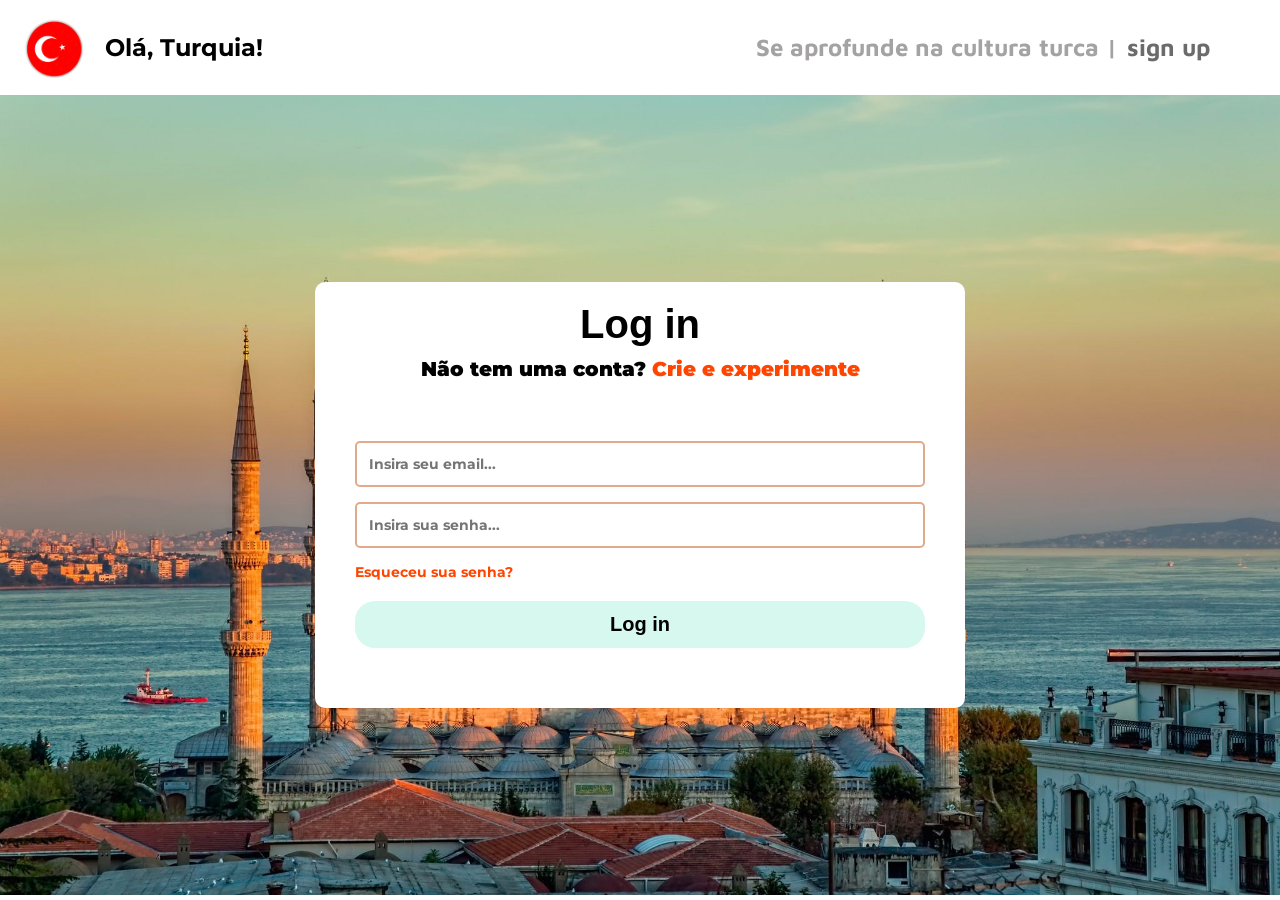
<file: login.html>
<!DOCTYPE html>
<html lang="pt-BR">
<head>
    <meta charset="UTF-8">
    <meta name="viewport" content="width=device-width, initial-scale=1.0">
    <link rel="preconnect" href="https://fonts.googleapis.com">
    <link rel="preconnect" href="https://fonts.googleapis.com">
    <link rel="preconnect" href="https://fonts.gstatic.com" crossorigin>
    <link href="https://fonts.googleapis.com/css2?family=Montserrat:ital,wght@0,217;1,217&display=swap"rel="stylesheet">
    <link rel="preconnect" href="https://fonts.googleapis.com">
    <link rel="preconnect" href="https://fonts.gstatic.com" crossorigin>
    <link href="https://fonts.googleapis.com/css2?family=Maven+Pro&display=swap" rel="stylesheet">
    <link rel="stylesheet" href="login.css">
    <title>Olá, Turquia!</title>
    <link rel="icon" href="https://upload.wikimedia.org/wikipedia/commons/b/b4/Flag_of_Turkey.svg">
</head>

<body>
    <header>
        <div class="logo">
            <a href="./index.html"> <img src="./images/image.png" alt="Logo"></a>
        </div>
        <div class="ola-turquia">
            <h1>Olá, Turquia!</h1>
        </div>
        <div class="se-aprofunde">
            <h1>Se aprofunde na cultura turca |</h1>
            <a href="./signup.html">sign up</a>
        </div>
    </header>

    <main>
        <img src="./images/fundo-turquia.jpg" alt="fundo">

        <div class="formulario">
            <h1>Log in</h1>
            <div class="textos">
                <p>Não tem uma conta?
                <a href="./signup.html">Crie e experimente</a>
                 </div>
                 <form>
                 <input type="email" placeholder="Insira seu email..." required>
                 <input type="password" placeholder="Insira sua senha..." required>
                 <a class="esqueceu" href="">Esqueceu sua senha?</a>

                 <button type="submit" class="login-botao">Log in</button>
            </form>
        </div>
    </main>


</body>

</html>
</file>
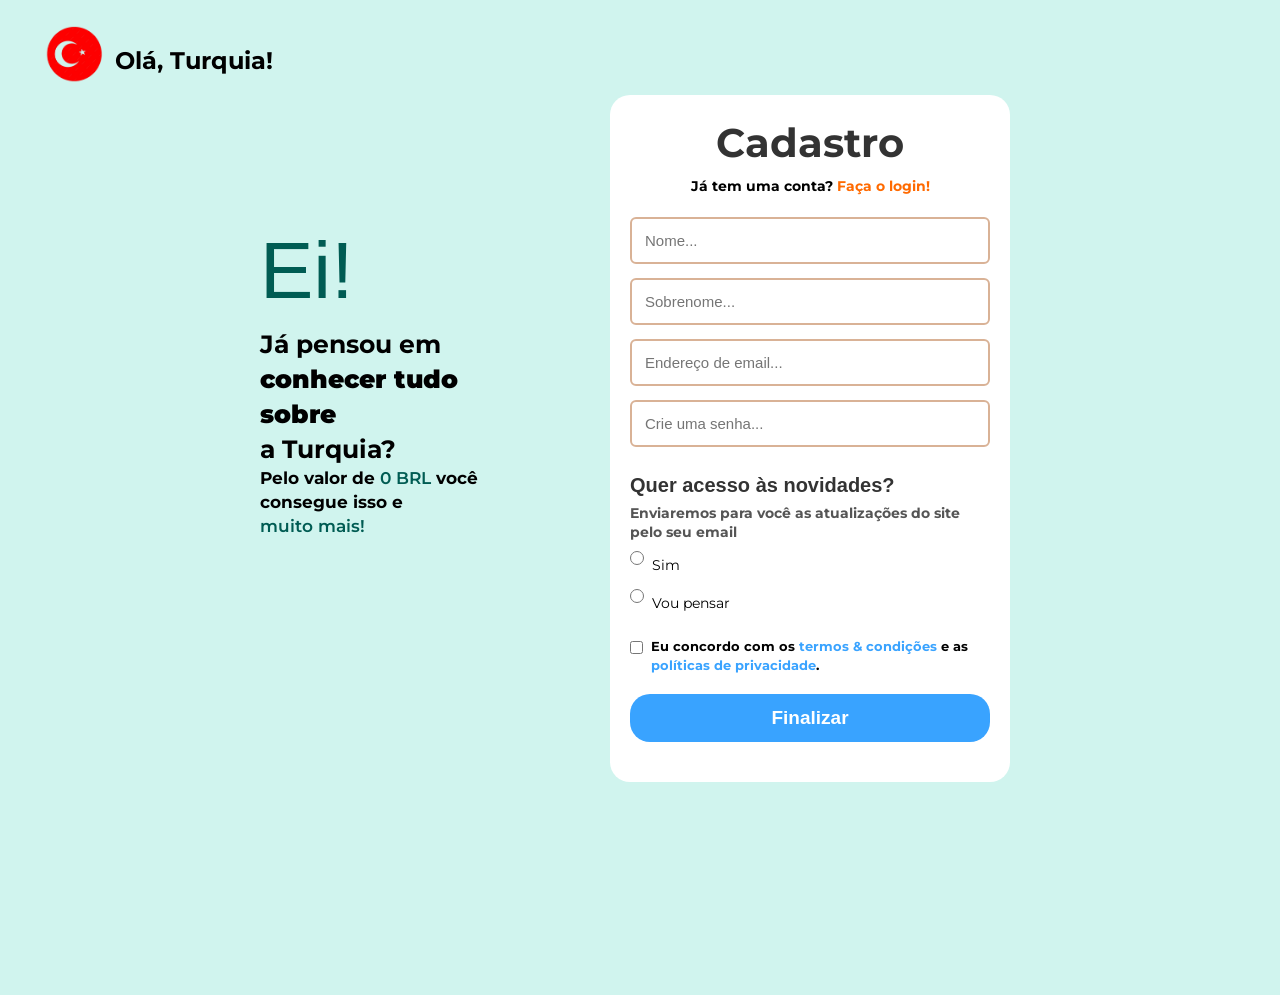
<file: signup.html>
<!DOCTYPE html>
<html lang="pt-BR">
<head>
    <meta charset="UTF-8">
    <meta name="viewport" content="width=device-width, initial-scale=1.0">
    <link rel="preconnect" href="https://fonts.googleapis.com">
    <link rel="preconnect" href="https://fonts.googleapis.com">
    <link rel="preconnect" href="https://fonts.gstatic.com" crossorigin>
    <link href="https://fonts.googleapis.com/css2?family=Montserrat:ital,wght@0,217;1,217&display=swap"
        rel="stylesheet">
    <link rel="stylesheet" href="signup.css">
    <title>Sign Up</title>
    <link rel="icon" href="https://upload.wikimedia.org/wikipedia/commons/b/b4/Flag_of_Turkey.svg">
</head>

<body>
    <header>
        <div class="logo">
            <a href="./index.html">
                <img src="./images/image copy.png" alt="Logo"></a>
        </div>
        <div class="ola-turquia">
            <h1>Olá, Turquia!</h1>
        </div>
    </header>

    <main>
        <div class="texto-principal">
            <div class="texto-principal">
                <h2 class="ei">Ei!</h2>
                <h3 class="pensou">Já pensou em <br> <span class="conhecer">conhecer tudo sobre</span><br><span class="turquia">a Turquia?</span></h3>
                <p>Pelo valor de <span class="valor">0 BRL</span> você consegue isso e<span class="muito-mais"><br> muito mais!</span></p>
            </div>
            

            <div class="formulario-cadastro">
                <h1>Cadastro</h1>
                <p class="login-link"> Já tem uma conta? <a href="../login.html">Faça o login!</a>
                </p>
                <form>
                    <input type="text" placeholder="Nome..." required />
                    <input type="text" placeholder="Sobrenome..." required/>
                    <input type="email" placeholder="Endereço de email..." required />
                    <input type="password" placeholder="Crie uma senha..." required />

                    <div class="novidades">
                        <h2>Quer acesso às novidades?</h2>
                        <p>Enviaremos para você as atualizações do site pelo seu email</p>
                        <label class="opcao">
                            <input type="radio" name="novidades" />
                            <span>Sim</span>
                        </label>
                        <label class="opcao">
                            <input type="radio" name="novidades" />
                            <span>Vou pensar</span>
                        </label>
                    </div>

                    <label class="termos">
                        <input type="checkbox" required/>
                        <p>Eu concordo com os <a href=>termos & condições</a> e as <a href=>políticas de
                                privacidade</a>.</p>
                    </label>

                    <button class="finalizar">Finalizar</button>
                </form>

            </div>

        </div>
    </main>
</body>

</html>
</file>
<file: login.css>
* {
    margin: 0;
    padding: 0;
    box-sizing: border-box;
}

:root {
    font-size: 62.5%;
}

header {
    display: flex;
    align-items: center; 
    gap: 2rem;              
    padding: 1.5rem 2rem;
}

.logo img {
    width: 6.5rem;  
}

.ola-turquia {
    font-size: 1.2rem;
    font-family: 'Montserrat', sans-serif;
}

.se-aprofunde {
    display: flex;
    margin: auto;
    align-items: center;
    gap: 1rem;
    font-family: 'Maven Pro', sans-serif;
    color: rgb(164, 162, 162);
    font-size: 1.2rem;
    margin-right: 5rem;
}

.se-aprofunde a {
    text-decoration: none;
    font-family: 'Maven Pro', sans-serif;
    color: rgb(107, 107, 107);
    font-weight: bold;
    font-size: 2.4rem;
}

main {
    position: relative;
    width: 100%;
    height: calc(100vh - 100px); 
    display: flex;
    justify-content: center;   
    align-items: center;       
}

main img {
    position: absolute;
    top: 0;
    left: 0;
    width: 100%;
    height: 100%;
    z-index: -1; 
}

main form {
    background: rgba(255, 255, 255, 0.8);
    padding: 2rem;
    border-radius: 1rem;
    backdrop-filter: blur(5px);
    z-index: 10; 
}

.formulario{
    width: 90%;
    max-width: 65rem;
    background-color: white;
    padding: 2rem;
    border-radius: 1rem;
    text-align: center;
    margin: 5rem auto; 

    .textos{
     display: flex;
    justify-content: center;
    gap: 1rem;
    margin-bottom: 2rem;
    }

    h1{
        font-family: Arial, Helvetica, sans-serif;
        font-size: 4rem;
        margin-bottom: 1rem;
    }

    p{
        font-family: 'Montserrat', sans-serif;
        font-weight: 1000;
        font-size: 2rem;
        margin-bottom: 2rem;
    }
}

a {
    color: orangered;
    text-decoration: none;
}

form input {
    font-family: 'Montserrat', sans-serif;
    font-weight: bold;
    width: 100%;
    padding: 1.2rem;
    margin-bottom: 1.5rem;
    border-radius: 0.5rem;
    border: 0.2rem solid #e0aa8b;
    font-size: 1.4rem;
}
.esqueceu{
    font-family: 'Montserrat', sans-serif;
    font-weight: bold ;
    display: block;
    text-align: left;
    margin-bottom: 2rem;
    font-size: 1.4rem;
    color: orangered;
    text-decoration: none;
    
    
}

.login-botao{
    font-weight: bolder;
    width: 100%;
    padding: 1.2rem;
    background-color: #d6f8ef;
    border: none;
    border-radius: 2rem;
    font-size: 2rem;
    cursor: pointer;
    margin-bottom: 2rem;
}

@media(max-width: 760px) {
    body {
        padding-inline: 1rem;
    }
}

/* ==========================
   RESPONSIVIDADE UNIVERSAL
========================== */

/* --------- Telas até 1200px (Notebooks menores) --------- */
@media (max-width: 1200px) {
    body {
        font-size: 1.5rem;
    }

    header, main, footer {
        padding-left: 1rem;
        padding-right: 1rem;
    }
}

/* --------- Telas até 992px (Tablet horizontal / iPad) --------- */
@media (max-width: 992px) {

    /* Imagens adaptáveis */
    img {
        max-width: 100%;
        height: auto;
    }

    /* Alterar layouts em colunas para linha */
    .flex, .row, .container, .content,
    .lista, .cards, .grid, .wrapper {
        flex-wrap: wrap;
        grid-template-columns: 1fr;
    }
}

/* --------- Telas até 820px (Tablet vertical / celulares grandes) --------- */
@media (max-width: 820px) {

    header {
        height: auto;
        flex-direction: column;
        text-align: center;
    }

    nav ul {
        flex-direction: column;
        gap: 1.2rem;
    }

    main h1, main h2, main h3 {
        font-size: 3rem;
    }

    /* Vídeos responsivos */
    iframe, video {
        width: 100% !important;
        height: 28rem !important;
        position: relative !important;
        left: 0 !important;
        right: 0 !important;
        top: 0 !important;
        margin: 1.5rem 0 !important;
    }
}

/* --------- Telas até 600px (Celulares médios) --------- */
@media (max-width: 600px) {

    body {
        font-size: 1.4rem;
    }

    main h1 {
        font-size: 2.7rem;
        line-height: 1.2;
    }

    header img {
        width: 6rem;
    }

    footer {
        padding: 2rem 1rem;
    }

    footer .footer-links,
    footer .footer-social {
        flex-direction: column;
        gap: 1rem;
    }
}

/* --------- Telas até 480px (Celulares pequenos) --------- */
@media (max-width: 480px) {

    body {
        font-size: 1.3rem;
    }

    h1, h2 {
        font-size: 2.3rem;
    }

    .btn, button, .call-action {
        width: 100%;
        font-size: 1.5rem;
        padding: 1.2rem;
    }

    /* Reduzir padding geral do site */
    section, main {
        padding: 1rem;
    }
}


/* MENU DO TOPO EM TELAS MENORES */
@media (max-width: 600px) {

    #div-logo img {
        width: 5rem;
    }

    header {
        padding: 0.5rem 0;
    }

    #ola-turquia {
        font-size: 1.6rem;
    }

    #cultura {
        font-size: 1.3rem;
    }

    #turquesa ul {
        gap: 1rem;
    }
}


/* ==========================
   FOOTER RESPONSIVO
========================== */

@media (max-width: 900px) {

    .footer {
        text-align: center;
        padding: 2.5rem 1rem;
    }

    .footer-top {
        flex-direction: column;
        gap: 1rem;
    }

    .tentandoresolverodiabodofooter {
        flex-direction: column;
        gap: 2rem;
    }

    .footer-links {
        flex-direction: column;
        gap: 1.2rem;
        font-size: 1.5rem;
    }

    .footer-social {
        justify-content: center;
    }
}

@media (max-width: 600px) {

    .footer {
        padding: 2rem 1rem;
    }

    .footer-links a {
        font-size: 1.4rem;
    }

    .footer-social img {
        width: 2.3rem;
        height: 2.3rem;
    }

    .flag {
        width: 4rem;
    }
}
</file>
<file: signup.css>
*{
    margin: 0;
    padding: 0;
    box-sizing: border-box;
}
:root {
    font-size: 62.5%;
}

body{
    background-color: #d0f4ee;
}

header{
    display: flex;
    align-items: center; 
    gap: 1rem;              
    padding: 1rem 2rem;
    margin-top: 1rem;
    margin-left: 2rem;
}

main{
    position: relative;
    min-height: 100vh;
    padding: 4rem 6rem;
}

.logo img {
    width: 6.5rem;  
}

.ola-turquia {
    font-size: 1.2rem;
    font-family: 'Montserrat', sans-serif;
    margin-top: 1.5rem;
}

.texto-principal{
    font-family: 'Montserrat', sans-serif;
    margin: 18.4rem 18.4rem;
    width: 45%;
    line-height: 1.4;
    align-items: center;
    margin-top: 8rem;
    margin-left: 10rem;
}

.ei{
    color: #005c53;
    font-family: Arial, Helvetica, sans-serif;
    font-weight: 500;
    
}

h2{
    font-size: 8rem;
}

h3{
    font-size: 2.5rem;
}

p{
    font-size: 1.7rem;
    font-weight: bolder;
    
}
.valor{
    color: #005c53;
    font-weight: 600;
}

.muito-mais{
    color: #005c53;
    font-weight: 600;
    
}
.conhecer{
    font-weight: 1000;
    
}


.formulario-cadastro {
    max-width: 45rem;
    margin: 4rem auto;
    background: #ffffff;
    padding: 2rem 2rem;
    border-radius: 2rem;
    margin-right: 15rem;
    text-align: center;
    position: absolute;
    right: 12rem;
    width: 40rem;
    top: -4rem;
    
}

.formulario-cadastro h1 {
    font-family: 'Montserrat', sans-serif;
    font-size: 4rem;
    margin-bottom: 0.6rem;
    color: #333333;
}

.login-link {
    font-size: 1.4rem;
    margin-bottom: 2rem;
}

.login-link a {
    color: #ff6a00;
    text-decoration: none;
    font-weight: bold;
}

form input {
    width: 100%;
    padding: 1.3rem;
    margin-bottom: 1.4rem;
    border-radius: 0.6rem;
    border: 0.2rem solid #d9b296;
    font-size: 1.5rem;
}

.novidades {
    text-align: left;
    margin: 1rem 0 2rem 0;
}

.novidades h2 {
    font-size: 2rem;
    font-weight: bolder;
    margin-bottom: 0.5rem;
    color: #333333;
    font-family: 'Arial', sans-serif
}

.novidades p {
    font-size: 1.35rem;
    color: #555555;
    margin-bottom: 1rem;
}

.opcao {
    display: flex;
    align-items: center;
    gap: 0.8rem;
    margin-bottom: 1rem;
    font-size: 1.4rem;
}

.opcao input {
    width: 1.4rem;
    height: 1.4rem;
}

.termos {
    display: flex;
    align-items: flex-start; 
    gap: 0.8rem;
    margin-bottom: 2rem;
    text-align: left;
}

.termos input{
    width: 1.5rem;
    height: 1.5rem;
    margin-top: 0.3rem; 
}

.termos p {
    font-size: 1.3rem;
    font-weight: bold;
}

.termos a {
    color: #39a3ff;
    text-decoration: none;
}

.finalizar {
    width: 100%;
    padding: 1.3rem;
    background: #39a3ff;
    color: #ffffff;
    border: none;
    border-radius: 2rem;
    font-size: 1.9rem;
    font-weight: bold;
    cursor: pointer;
    margin-bottom: 2rem;
    transition: 0.2s;
}

.finalizar:hover {
    background: #2585dd;
}

@media(max-width: 760px) {
    body {
        padding-inline: 1rem;
    }
}

/* ==========================
   RESPONSIVIDADE UNIVERSAL
========================== */

/* --------- Telas até 1200px (Notebooks menores) --------- */
@media (max-width: 1200px) {
    body {
        font-size: 1.5rem;
    }

    header, main, footer {
        padding-left: 1rem;
        padding-right: 1rem;
    }
}

/* --------- Telas até 992px (Tablet horizontal / iPad) --------- */
@media (max-width: 992px) {

    /* Imagens adaptáveis */
    img {
        max-width: 100%;
        height: auto;
    }

    /* Alterar layouts em colunas para linha */
    .flex, .row, .container, .content,
    .lista, .cards, .grid, .wrapper {
        flex-wrap: wrap;
        grid-template-columns: 1fr;
    }
}

/* --------- Telas até 820px (Tablet vertical / celulares grandes) --------- */
@media (max-width: 820px) {

    header {
        height: auto;
        flex-direction: column;
        text-align: center;
    }

    nav ul {
        flex-direction: column;
        gap: 1.2rem;
    }

    main h1, main h2, main h3 {
        font-size: 3rem;
    }

    /* Vídeos responsivos */
    iframe, video {
        width: 100% !important;
        height: 28rem !important;
        position: relative !important;
        left: 0 !important;
        right: 0 !important;
        top: 0 !important;
        margin: 1.5rem 0 !important;
    }
}

/* --------- Telas até 600px (Celulares médios) --------- */
@media (max-width: 600px) {

    body {
        font-size: 1.4rem;
    }

    main h1 {
        font-size: 2.7rem;
        line-height: 1.2;
    }

    header img {
        width: 6rem;
    }

    footer {
        padding: 2rem 1rem;
    }

    footer .footer-links,
    footer .footer-social {
        flex-direction: column;
        gap: 1rem;
    }
}

/* --------- Telas até 480px (Celulares pequenos) --------- */
@media (max-width: 480px) {

    body {
        font-size: 1.3rem;
    }

    h1, h2 {
        font-size: 2.3rem;
    }

    .btn, button, .call-action {
        width: 100%;
        font-size: 1.5rem;
        padding: 1.2rem;
    }

    /* Reduzir padding geral do site */
    section, main {
        padding: 1rem;
    }
}

/* MENU DO TOPO EM TELAS MENORES */
@media (max-width: 600px) {

    #div-logo img {
        width: 5rem;
    }

    header {
        padding: 0.5rem 0;
    }

    #ola-turquia {
        font-size: 1.6rem;
    }

    #cultura {
        font-size: 1.3rem;
    }

    #turquesa ul {
        gap: 1rem;
    }
}


/* ==========================
   FOOTER RESPONSIVO
========================== */

@media (max-width: 900px) {

    .footer {
        text-align: center;
        padding: 2.5rem 1rem;
    }

    .footer-top {
        flex-direction: column;
        gap: 1rem;
    }

    .tentandoresolverodiabodofooter {
        flex-direction: column;
        gap: 2rem;
    }

    .footer-links {
        flex-direction: column;
        gap: 1.2rem;
        font-size: 1.5rem;
    }

    .footer-social {
        justify-content: center;
    }
}

@media (max-width: 600px) {

    .footer {
        padding: 2rem 1rem;
    }

    .footer-links a {
        font-size: 1.4rem;
    }

    .footer-social img {
        width: 2.3rem;
        height: 2.3rem;
    }

    .flag {
        width: 4rem;
    }
}
</file>
